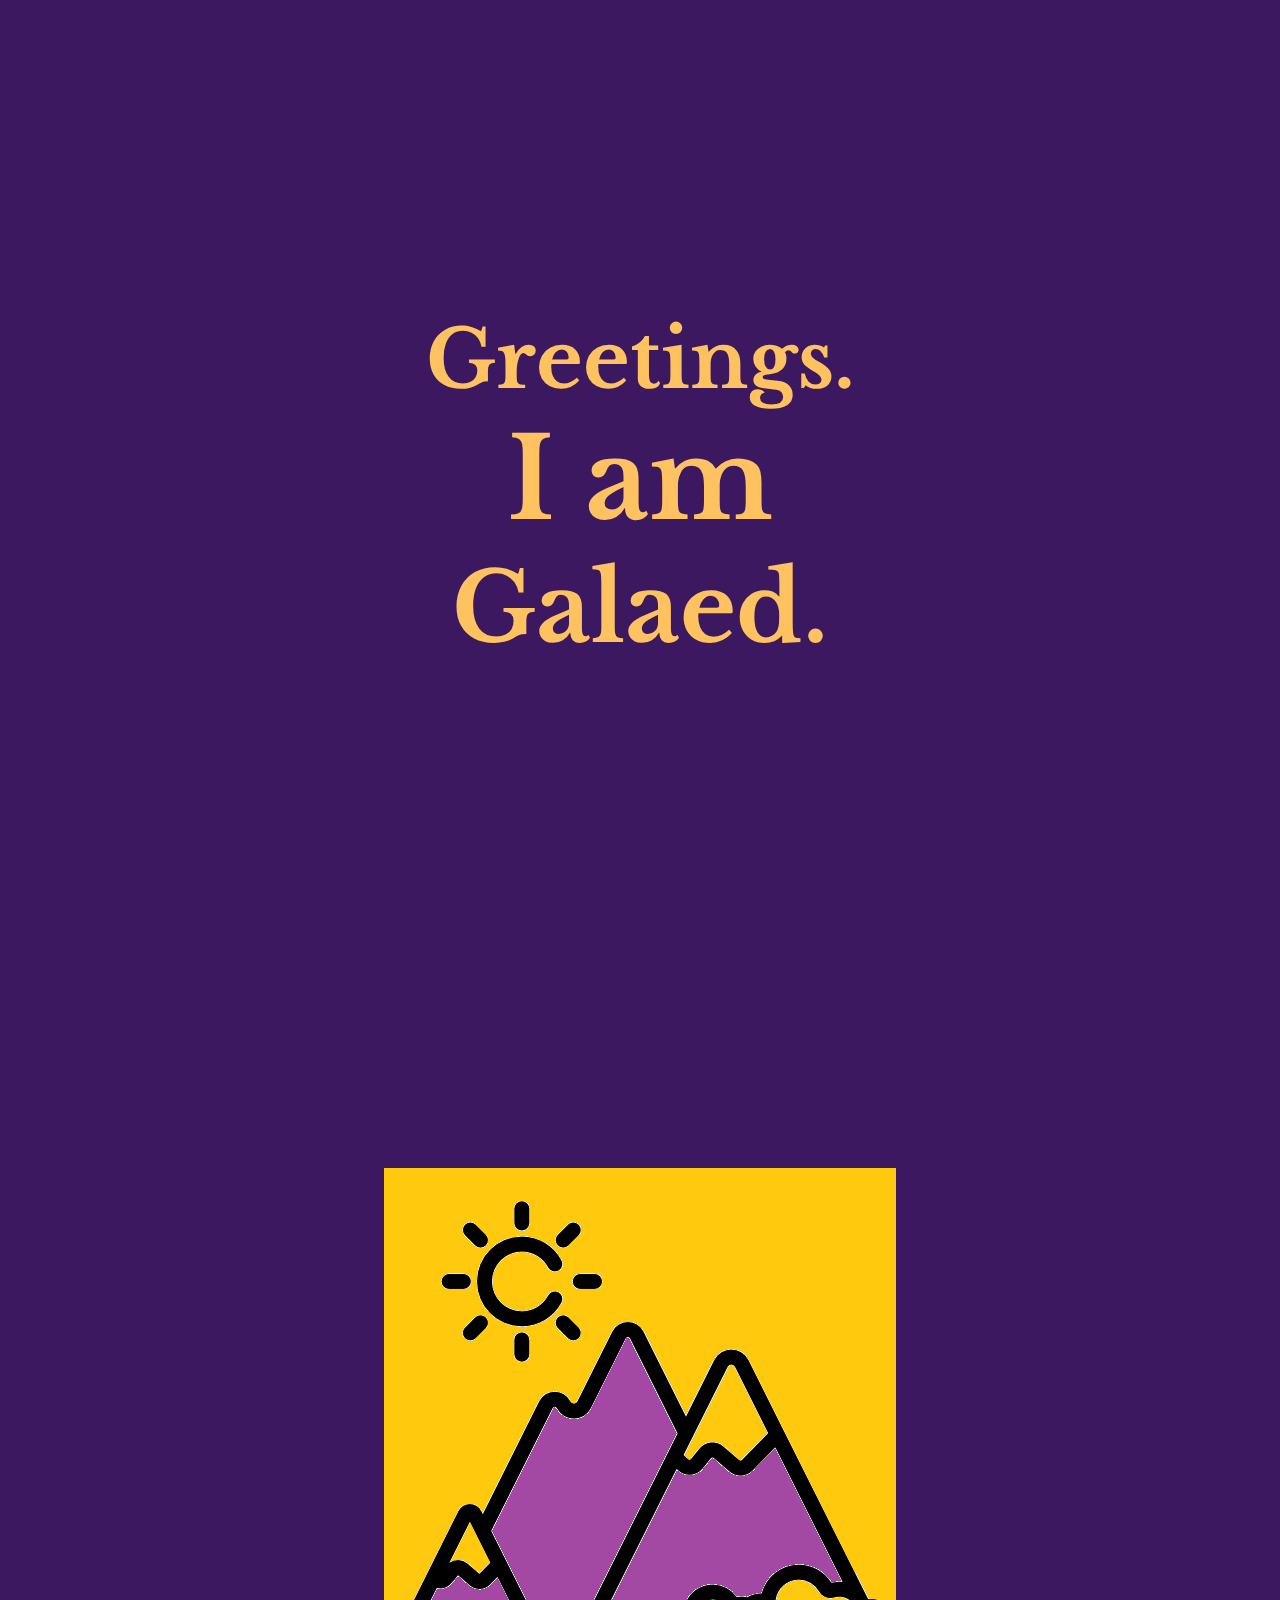
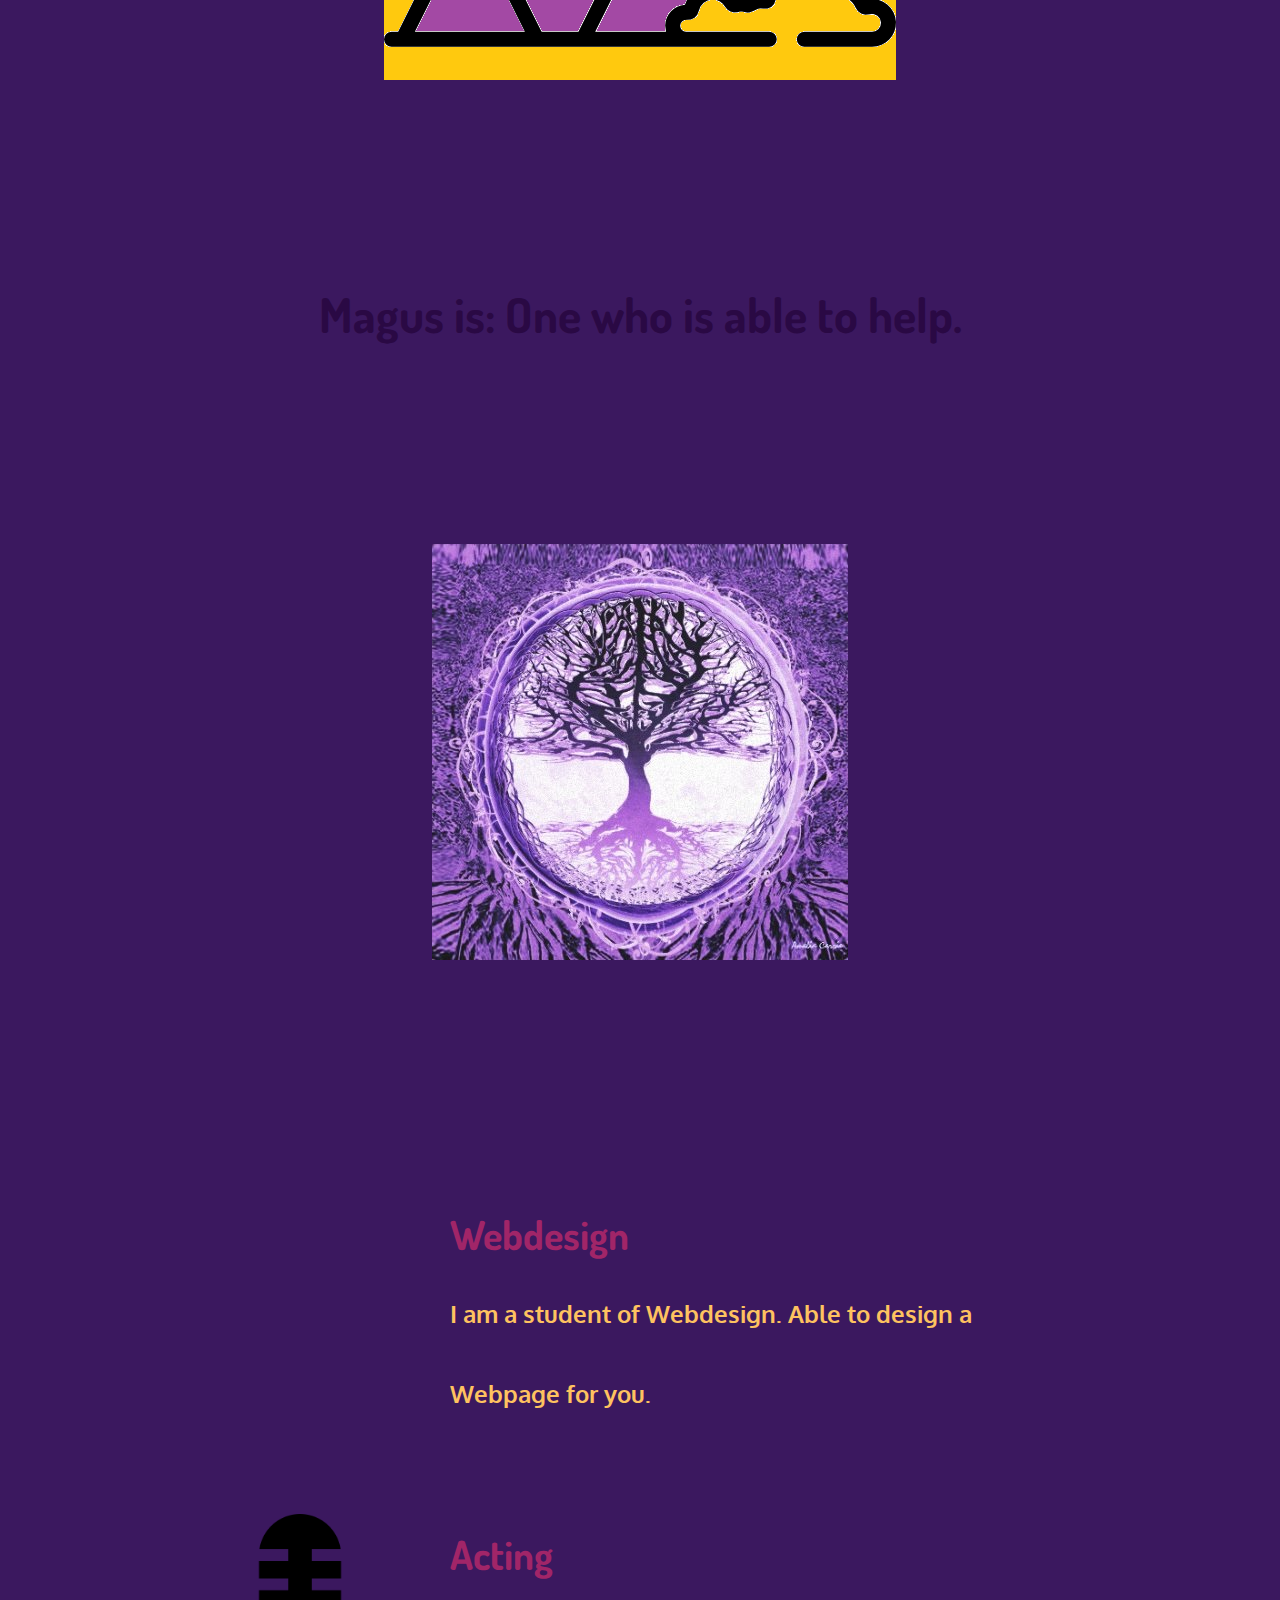
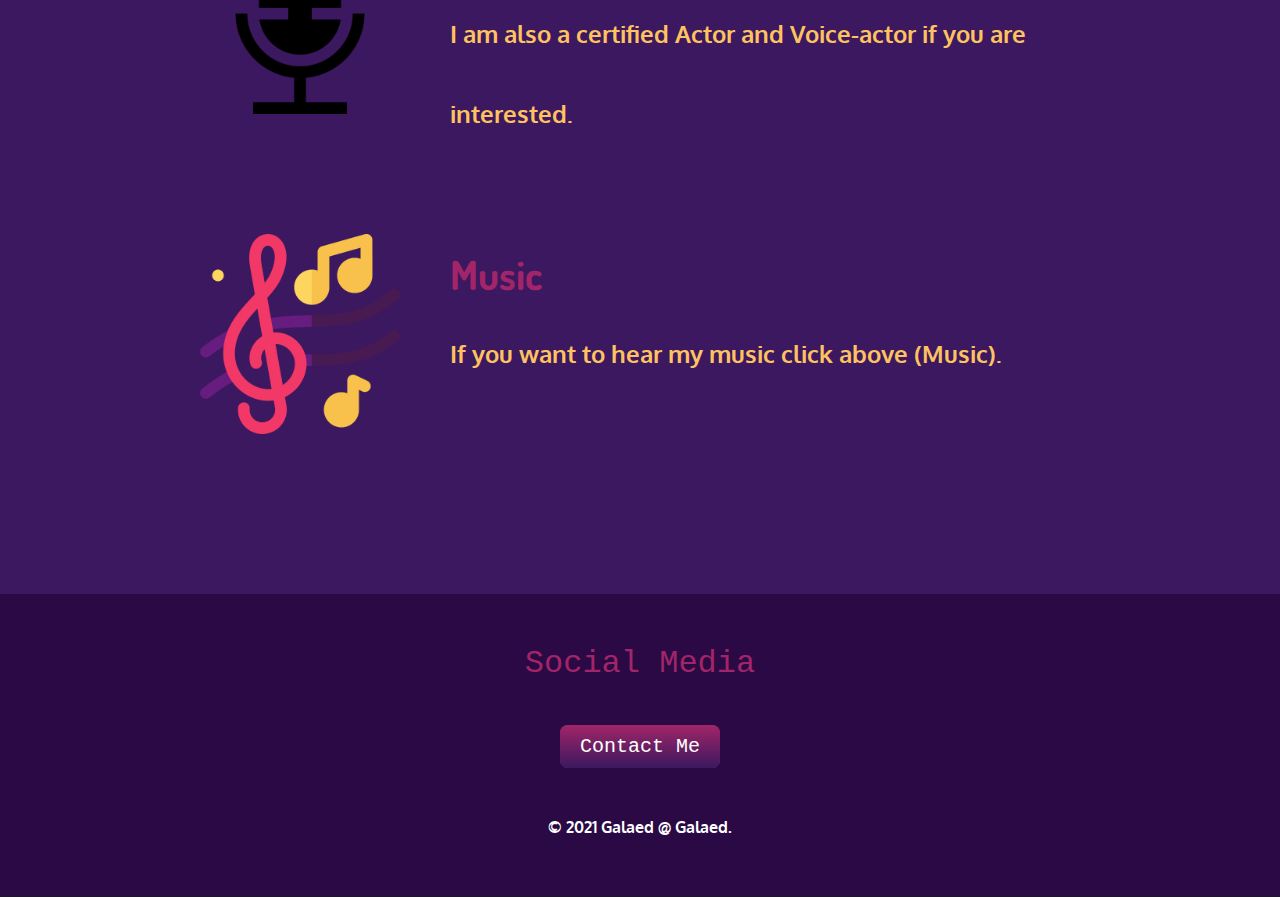
<file: index.html>
<!DOCTYPE html>
<html lang="en" dir="ltr">

<head>
  <meta charset="utf-8">
  <title>Galaed</title>
  <link rel="icon" href="favicon.ico">
  <link rel="stylesheet" href="css/styles.css">
  <link rel="preconnect" href="https://fonts.googleapis.com">
  <link rel="preconnect" href="https://fonts.gstatic.com" crossorigin>
  <link href="https://fonts.googleapis.com/css2?family=Dosis&family=Libre+Baskerville&family=Oxygen&display=swap" rel="stylesheet">
</head>

<body>
  <div class="top-container">
    <h1>Greetings.<div class="iam">I am
      </div>
      <div class="galaed">
        Galaed.</div>
    </h1>
    <img class="mountain" src="images/mountain.png" alt="mountain-img">
    <h2>
      <div class="magus">
        Magus is: One who is able to help.
      </div>
    </h2>
  </div>
  <div class="middle-container">
    <img class="treeoflife" src="images/treeoflife.jpg" alt="treeoflife-img">
    <br>
    <div class="skills">
      <img class="coding" src="images/coding.gif" alt="coding-img">
      <h2><a class="skillsh2" href="#">Webdesign</a></h2>
      <p>I am a student of Webdesign. Able to design a Webpage for you.</p>
      <br>
      <img class="acting" src="images/acting.png" alt="acting-img">
      <h2><a class="skillsh2" href="#">Acting</a></h2>
      <p>I am also a certified Actor and Voice-actor if you are interested.</p>
      <br>
      <img class="music" src="images/music.png" alt="music-img">
      <h2><a class="skillsh2" href="#">Music</a></h2>
      <p>If you want to hear my music click above (Music).</p>
    </div>
  </div>
  <div class="bottom-container">
    <a class="social-media" href="#">Social Media</a>
    <br>
    <a class="btn" href="#">Contact Me</a>
    <br>
    <p class="copyright">© 2021 Galaed @ Galaed.</p>
  </div>
</body>

</html>
</file>
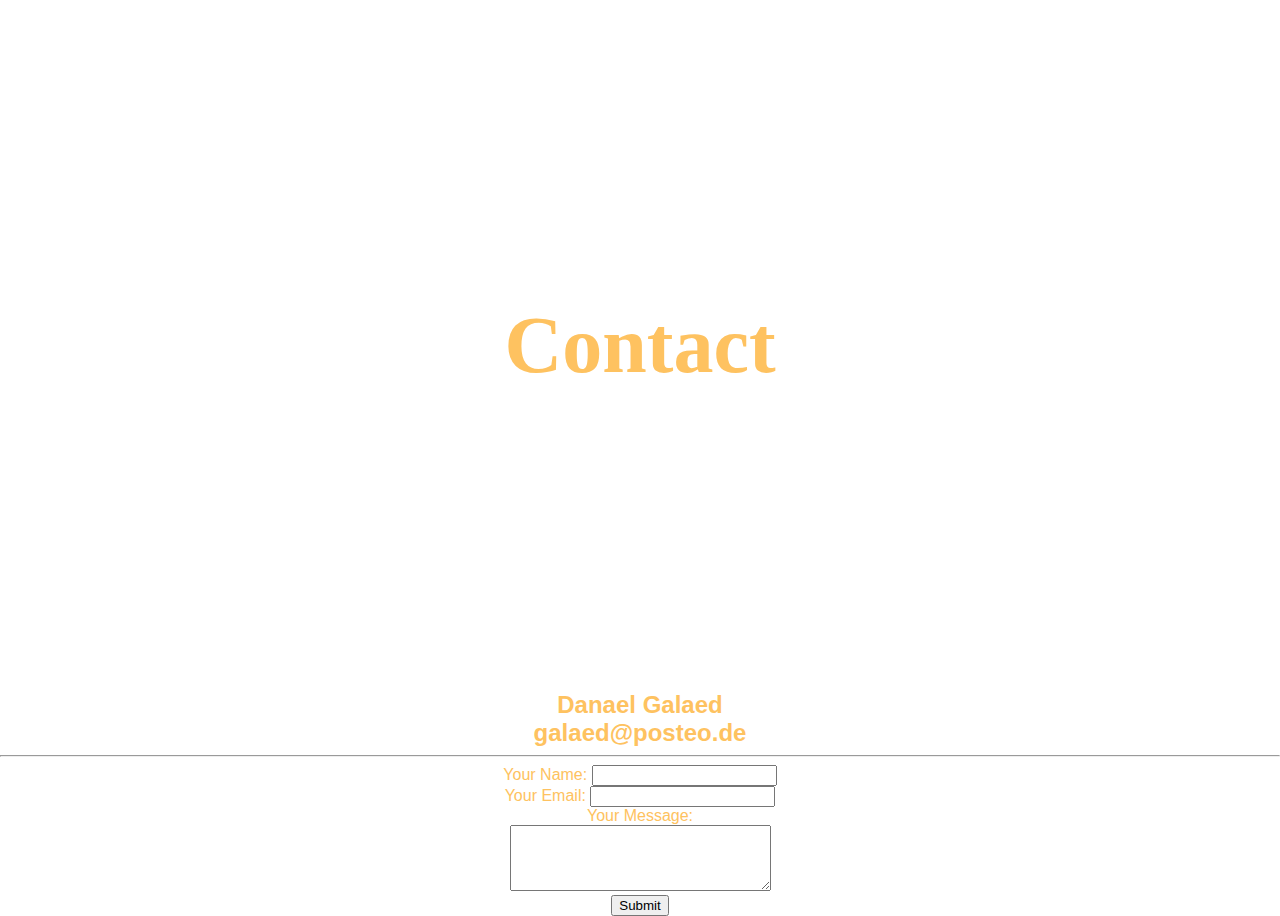
<file: contact.html>
<!DOCTYPE html>
<html lang="en" dir="ltr">

<head>
  <meta charset="utf-8">
  <title>Contact Me</title>
  <link rel="stylesheet" href="css/styles.css">

</head>

<body>
  <h1>Contact</h1>
  <p><strong>Danael Galaed</strong></p>
  <p><strong>galaed@posteo.de</strong></p>
  <hr>
  <form action="mailto:galaed@posteo.de" method="post" enctype="text/plain">
    <label>Your Name:</label>
    <input type="text" name="YourName" value="" /><br>
    <label>Your Email:</label>
    <input type="email" name="YourEmail" value=""><br>
    <label>Your Message:</label><br>
    <textarea name="YourMessage" rows="4" cols="30"></textarea><br>
    <input type="submit" name="" value="Submit">
  </form>
</body>

</html>
</file>
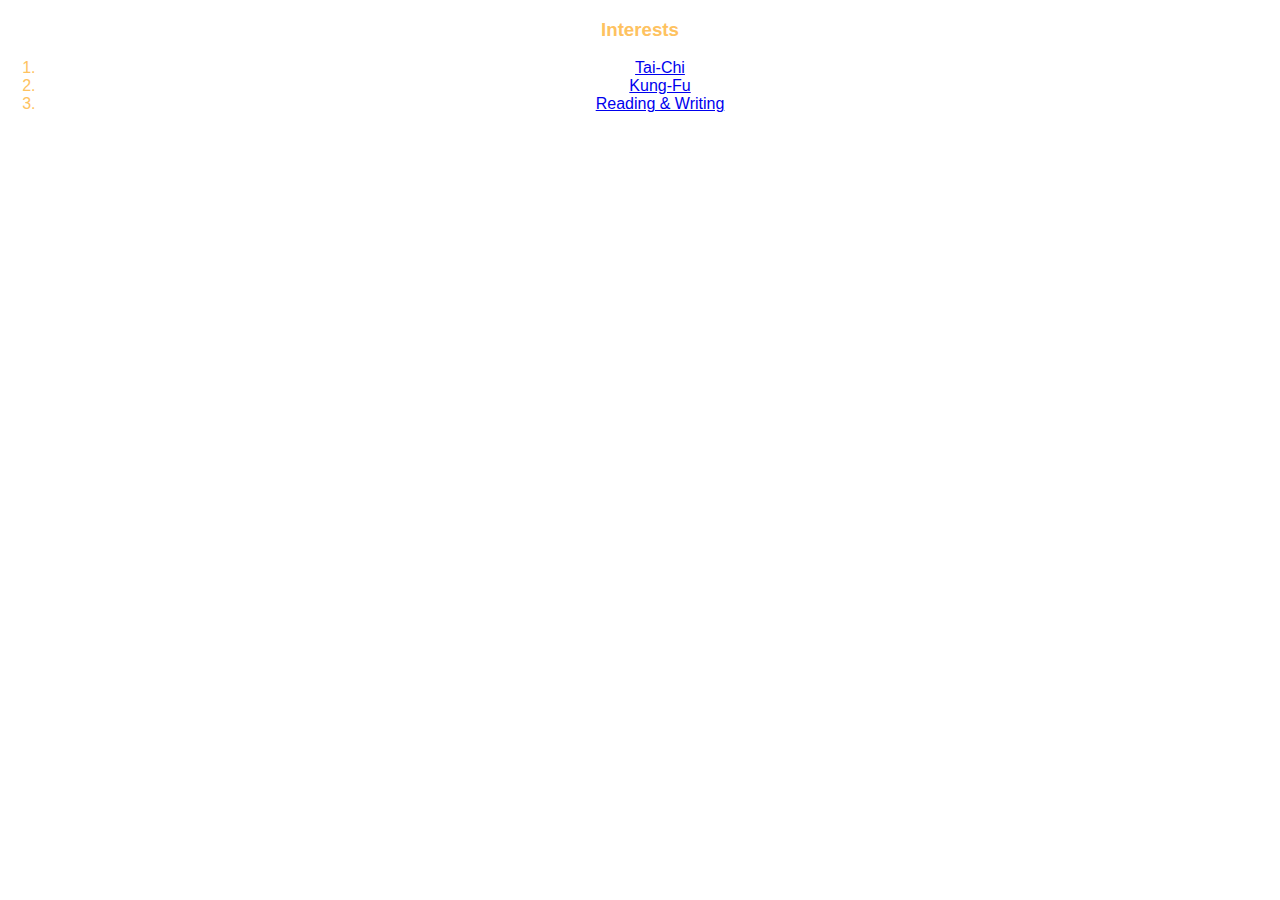
<file: Interests.html>
<!DOCTYPE html>
<html lang="en" dir="ltr">

<head>
  <meta charset="utf-8">
  <title>Interests</title>
  <link rel="stylesheet" href="css/styles.css">

</head>

<body>
  <h3>Interests</h3>
  <ol>
    <li>
      <a href="https://www.youtube.com/watch?v=Oq6Z_GHBOJA">Tai-Chi</a>
    </li>
    <li>
      <a href="https://www.youtube.com/watch?v=8shVsJHPAZs">Kung-Fu</a>
    </li>
    <li>
      <a href="https://www.youtube.com/watch?v=vy9b-L7uKqk">Reading & Writing</a>
    </li>
  </ol>
</body>

</html>
</file>
<file: css/styles.css>
body {
  margin: 0;
  text-align: center;
  font-family: 'Oxygen', sans-serif;
  color: #FEC260;
}

h1 {
  font-family: 'Libre Baskerville', serif;
  font-size: 5rem;
  color: #FEC260;
  margin: 300px auto;
}

h2 {
  font-family: 'Dosis', sans-serif;
  color: #A12568;
  margin: 0;
  font-size: 2.5rem;
}

p {
  margin: 0;
  font-weight: bold;
  font-size: 1.5rem;
}

a:hover {
  color: #FEC260;
}

.top-container {
  background-color: #3B185F;
  position: relative;
  padding-top: 10px;
  margin: 0;
}

.mountain {
  padding: 200px;
}

.iam {
  font-size: 7rem;
}

.galaed {
  font-size: 6rem;
}

.magus {
  color: #2A0944;
  font-size: 3rem;
}

.middle-container {
  padding: 200px;
  background-color: #3B185F;
  margin: 0;
  line-height: 5rem;
}

.treeoflife {
  margin-bottom: 200px;
}

.skills {
  text-align: left;
}

.coding {
  width: 200px;
  float: left;
  margin-right: 50px;
}

.skillsh2 {
  text-decoration: none;
  color: #A12568;
}

.skillsh2:hover {
  color: #FEC260;
}

.acting {
  width: 200px;
  float: left;
  margin-right: 50px;
}

.music {
  width: 200px;
  float: left;
  margin-right: 50px;
}

.music-link {
  text-decoration: none;
}

.bottom-container {
  padding: 30px;
  line-height: 5rem;
  background-color: #2A0944;
}

.social-media {
  color: #A12568;
  text-decoration: none;
  font-size: 2rem;
  font-family: monospace;
  padding-bottom: 4rem;
}

.btn {
  background: #A12568;
  background-image: -webkit-linear-gradient(top, #A12568, #3B185F);
  background-image: -moz-linear-gradient(top, #A12568, #3B185F);
  background-image: -ms-linear-gradient(top, #A12568, #3B185F);
  background-image: -o-linear-gradient(top, #A12568, #3B185F);
  background-image: linear-gradient(to bottom, #A12568, #3B185F);
  -webkit-border-radius: 8;
  -moz-border-radius: 8;
  border-radius: 8px;
  font-family: monospace;
  color: white;
  font-size: 20px;
  padding: 10px 20px 10px 20px;
  text-decoration: none;
}

.btn:hover {
  background: #FEC260;
  background-image: -webkit-linear-gradient(top, #FEC260, #A12568);
  background-image: -moz-linear-gradient(top, #FEC260, #A12568);
  background-image: -ms-linear-gradient(top, #FEC260, #A12568);
  background-image: -o-linear-gradient(top, #FEC260, #A12568);
  background-image: linear-gradient(to bottom, #FEC260, #A12568);
  text-decoration: none;
}

.copyright {
  color: white;
  font-size: 1rem;
}
</file>
